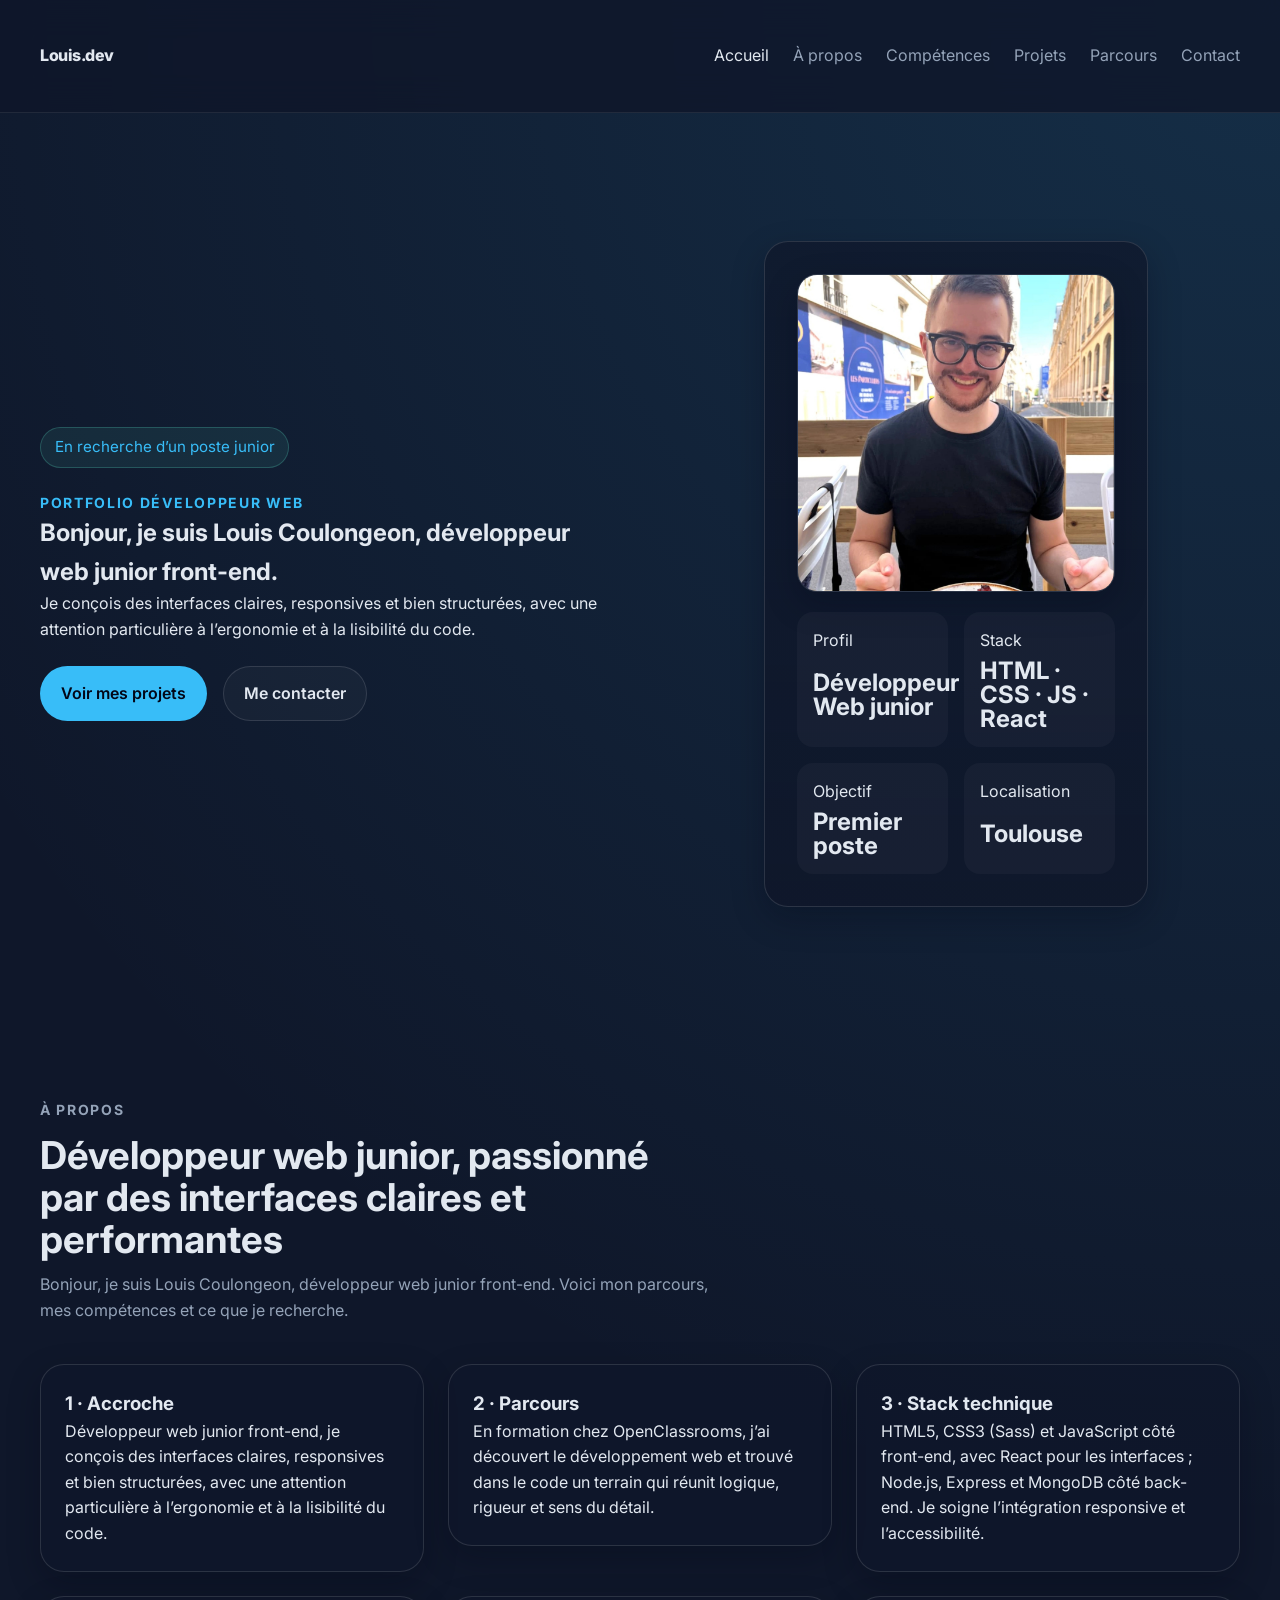
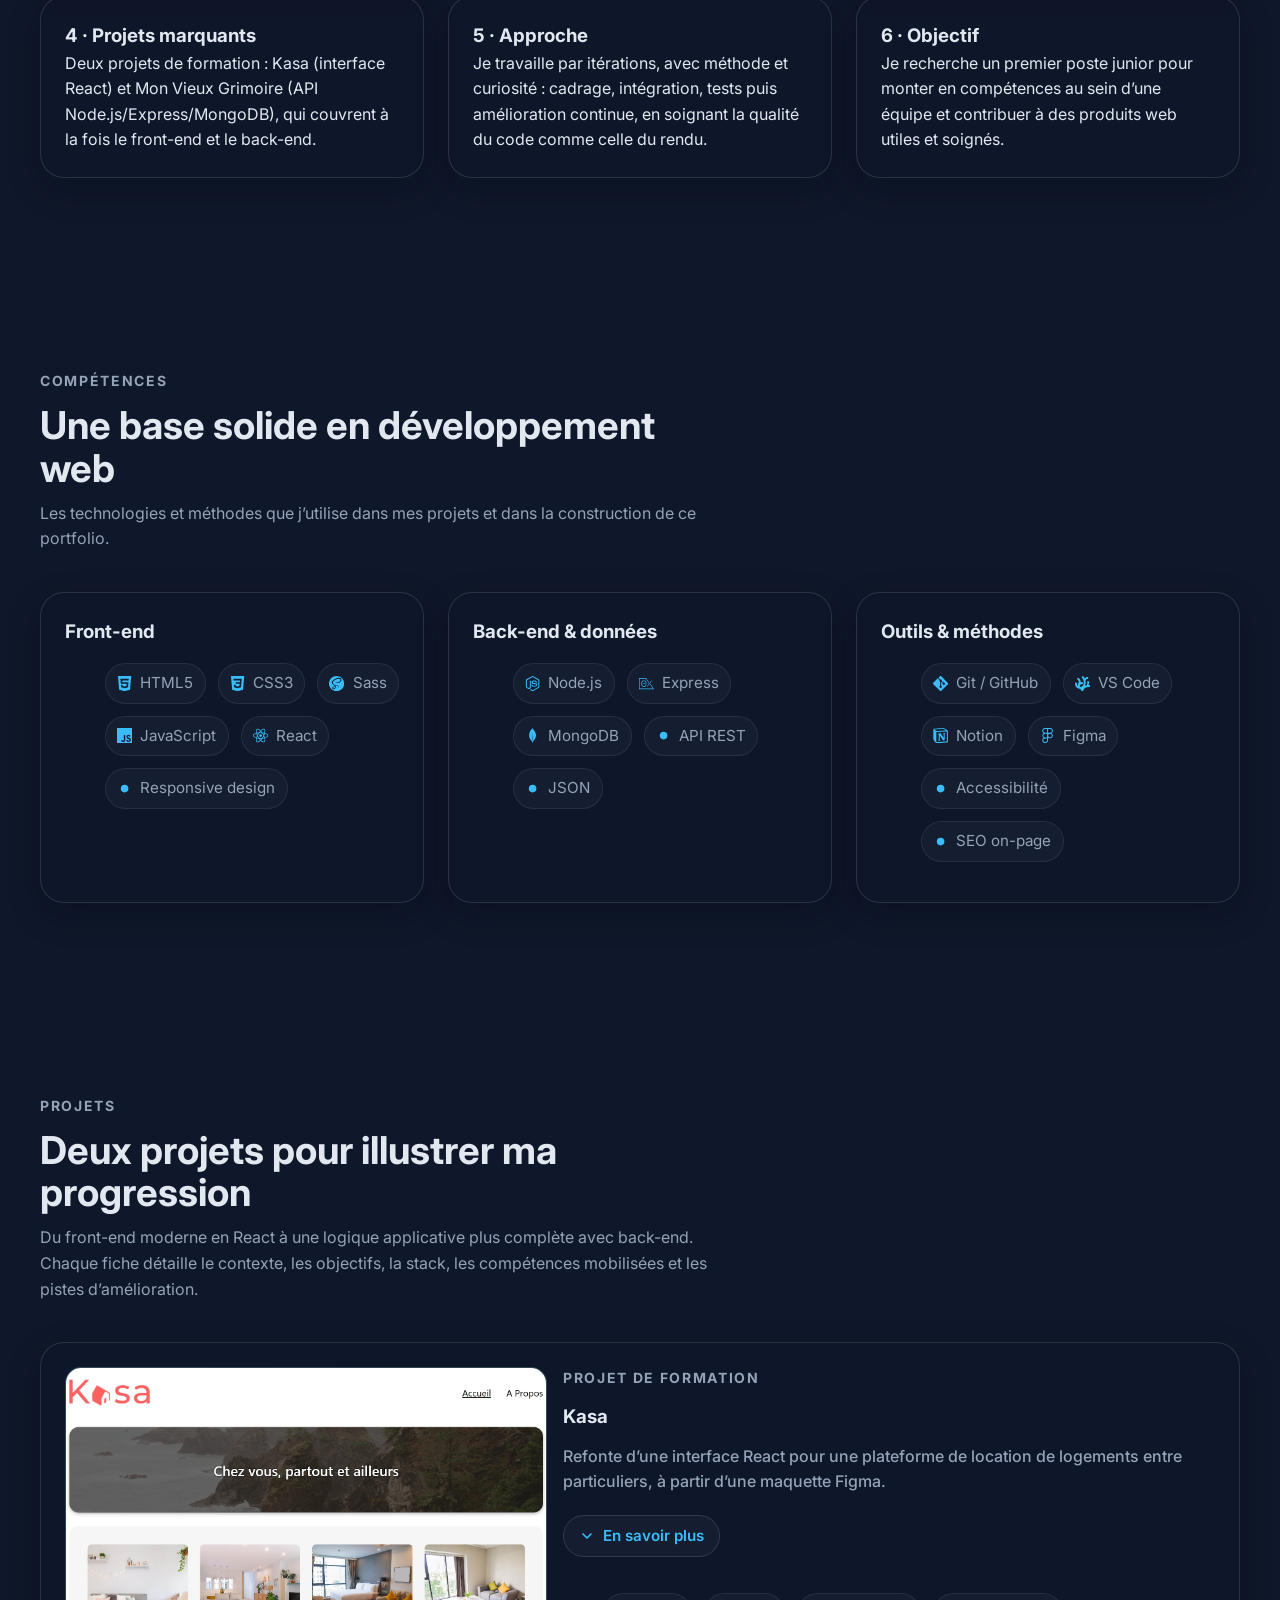
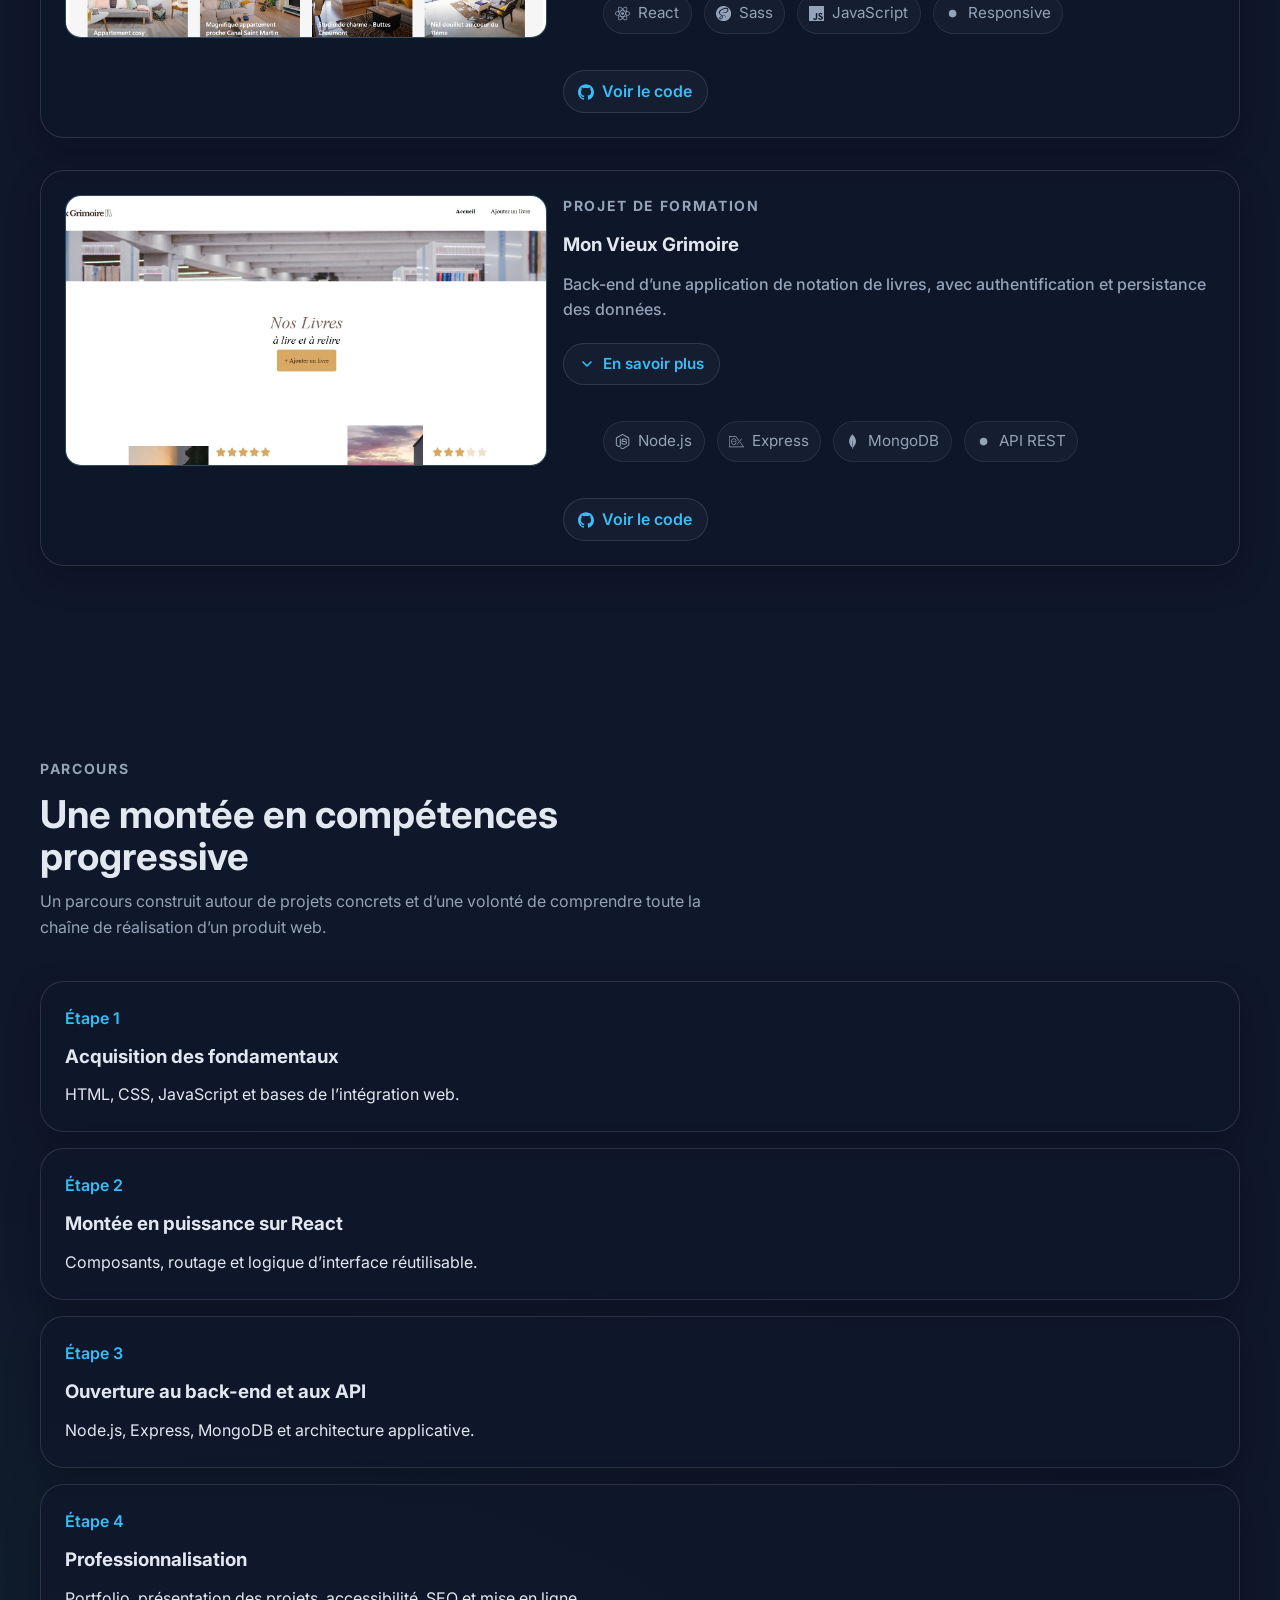
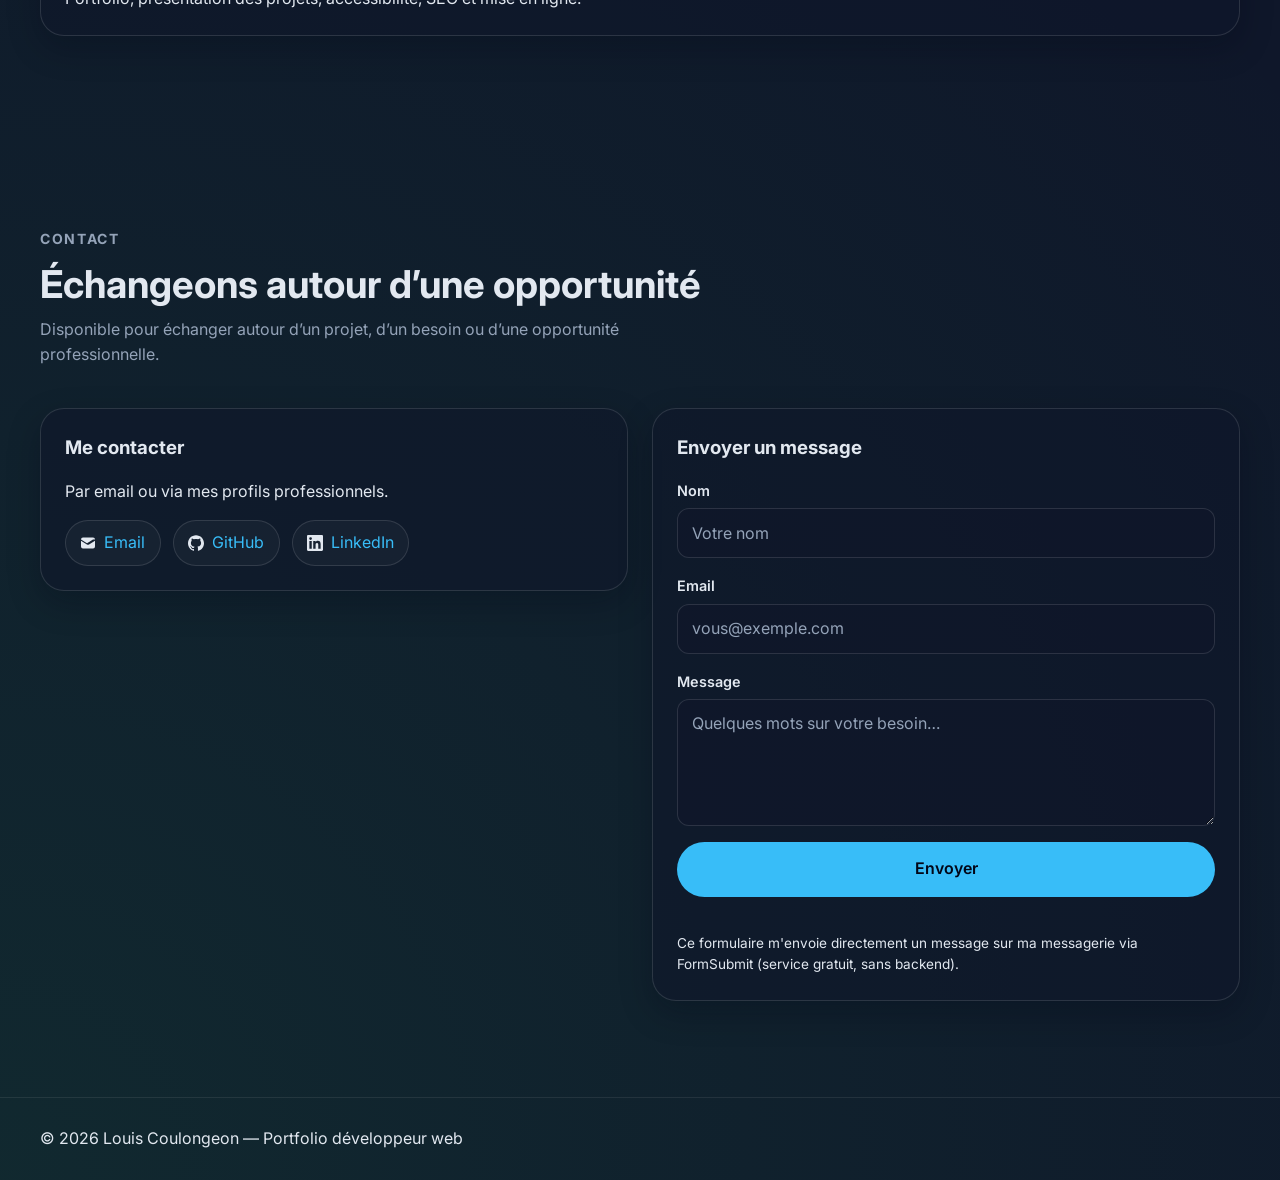
<file: index.html>
<!DOCTYPE html>
<html lang="fr">
  <head>
    <meta charset="UTF-8" />
    <meta name="viewport" content="width=device-width, initial-scale=1.0" />
    <title>Louis Coulongeon | Développeur Web junior</title>
    <meta
      name="description"
      content="Portfolio de Louis Coulongeon, développeur web junior front-end basé à Toulouse. Découvrez mes projets (React, Node.js), mes compétences et mon parcours."
    />
    <meta name="author" content="Louis Coulongeon" />
    <meta name="theme-color" content="#0f172a" />
    <meta name="keywords" content="développeur web junior, front-end, React, Node.js, Toulouse, portfolio, HTML, CSS, JavaScript" />

    <!-- Favicon -->
    <link rel="icon" type="image/svg+xml" href="./assets/favicon.svg" />

    <!-- Open Graph / partage LinkedIn -->
    <meta property="og:type" content="website" />
    <meta property="og:locale" content="fr_FR" />
    <meta property="og:title" content="Louis Coulongeon | Développeur Web junior" />
    <meta property="og:description" content="Portfolio de Louis Coulongeon, développeur web junior front-end à Toulouse. Projets React et Node.js, compétences et parcours." />
    <!-- TODO : remplacer par l'URL définitive une fois le site publié (GitHub Pages) -->
    <meta property="og:url" content="https://scoopote.github.io/portfolio/" />
    <meta property="og:image" content="https://scoopote.github.io/portfolio/assets/profile.jpg" />
    <meta name="twitter:card" content="summary_large_image" />

    <link rel="preconnect" href="https://fonts.googleapis.com" />
    <link rel="preconnect" href="https://fonts.gstatic.com" crossorigin />
    <link
      href="https://fonts.googleapis.com/css2?family=Inter:wght@400;500;600;700;800&display=swap"
      rel="stylesheet"
    />

    <link rel="stylesheet" href="./css/base.css" />
    <link rel="stylesheet" href="./css/layout.css" />
    <link rel="stylesheet" href="./css/components.css" />
    <link rel="stylesheet" href="./css/sections.css" />
    <link rel="stylesheet" href="./css/responsive.css" />
  </head>

  <body>
    <!--
      Bibliothèque d'icônes (logos) réutilisée dans toute la page.
      Logos : Simple Icons (MIT) + icônes maison pour le reste.
    -->
    <svg width="0" height="0" style="position:absolute" aria-hidden="true" focusable="false">
      <symbol id="icon-html5" viewBox="0 0 24 24"><path d="M1.5 0h21l-1.91 21.563L11.977 24l-8.564-2.438L1.5 0zm7.031 9.75l-.232-2.718 10.059.003.23-2.622L5.412 4.41l.698 8.01h9.126l-.326 3.426-2.91.804-2.955-.81-.188-2.11H6.248l.33 4.171L12 19.351l5.379-1.443.744-8.157H8.531z"/></symbol>
      <symbol id="icon-css3" viewBox="0 0 24 24"><path d="M1.5 0h21l-1.91 21.563L11.977 24l-8.565-2.438L1.5 0zm17.09 4.413L5.41 4.41l.213 2.622 10.125.002-.255 2.716h-6.64l.24 2.573h6.182l-.366 3.523-2.91.804-2.956-.81-.188-2.11h-2.61l.29 3.855L12 19.288l5.373-1.53L18.59 4.414z"/></symbol>
      <symbol id="icon-javascript" viewBox="0 0 24 24"><path d="M0 0h24v24H0V0zm22.034 18.276c-.175-1.095-.888-2.015-3.003-2.873-.736-.345-1.554-.585-1.797-1.14-.091-.33-.105-.51-.046-.705.15-.646.915-.84 1.515-.66.39.12.75.42.976.9 1.034-.676 1.034-.676 1.755-1.125-.27-.42-.404-.601-.586-.78-.63-.705-1.469-1.065-2.834-1.034l-.705.089c-.676.165-1.32.525-1.71 1.005-1.14 1.291-.811 3.541.569 4.471 1.365 1.02 3.361 1.244 3.616 2.205.24 1.17-.87 1.545-1.966 1.41-.811-.18-1.26-.586-1.755-1.336l-1.83 1.051c.21.48.45.689.81 1.109 1.74 1.756 6.09 1.666 6.871-1.004.029-.09.24-.705.074-1.65l.046.067zm-8.983-7.245h-2.248c0 1.938-.009 3.864-.009 5.805 0 1.232.063 2.363-.138 2.711-.33.689-1.18.601-1.566.48-.396-.196-.597-.466-.83-.855-.063-.105-.11-.196-.127-.196l-1.825 1.125c.305.63.75 1.172 1.324 1.517.855.51 2.004.675 3.207.405.783-.226 1.458-.691 1.811-1.411.51-.93.402-2.07.397-3.346.012-2.054 0-4.109 0-6.179l.004-.056z"/></symbol>
      <symbol id="icon-react" viewBox="0 0 24 24"><path d="M14.23 12.004a2.236 2.236 0 0 1-2.235 2.236 2.236 2.236 0 0 1-2.236-2.236 2.236 2.236 0 0 1 2.235-2.236 2.236 2.236 0 0 1 2.236 2.236zm2.648-10.69c-1.346 0-3.107.96-4.888 2.622-1.78-1.653-3.542-2.602-4.887-2.602-.41 0-.783.093-1.106.278-1.375.793-1.683 3.264-.973 6.365C1.98 8.917 0 10.42 0 12.004c0 1.59 1.99 3.097 5.043 4.03-.704 3.113-.39 5.588.988 6.38.32.187.69.275 1.102.275 1.345 0 3.107-.96 4.888-2.624 1.78 1.654 3.542 2.603 4.887 2.603.41 0 .783-.09 1.106-.275 1.374-.792 1.683-3.263.973-6.365C22.02 15.096 24 13.59 24 12.004c0-1.59-1.99-3.097-5.043-4.032.704-3.11.39-5.587-.988-6.38-.318-.184-.688-.277-1.092-.278zm-.005 1.09v.006c.225 0 .406.044.558.127.666.382.955 1.835.73 3.704-.054.46-.142.945-.25 1.44-.96-.236-2.006-.417-3.107-.534-.66-.905-1.345-1.727-2.035-2.447 1.592-1.48 3.087-2.292 4.105-2.295zm-9.77.02c1.012 0 2.514.808 4.11 2.28-.686.72-1.37 1.537-2.02 2.442-1.107.117-2.154.298-3.113.538-.112-.49-.195-.964-.254-1.42-.23-1.868.054-3.32.714-3.707.19-.09.4-.127.563-.132zm4.882 3.05c.455.468.91.992 1.36 1.564-.44-.02-.89-.034-1.345-.034-.46 0-.915.01-1.36.034.44-.572.895-1.096 1.345-1.565zM12 8.1c.74 0 1.477.034 2.202.093.406.582.802 1.203 1.183 1.86.372.64.71 1.29 1.018 1.946-.308.655-.646 1.31-1.013 1.95-.38.66-.773 1.288-1.18 1.87-.728.063-1.466.098-2.21.098-.74 0-1.477-.035-2.202-.093-.406-.582-.802-1.204-1.183-1.86-.372-.64-.71-1.29-1.018-1.946.303-.657.646-1.313 1.013-1.954.38-.66.773-1.286 1.18-1.868.728-.064 1.466-.098 2.21-.098zm-3.635.254c-.24.377-.48.763-.704 1.16-.225.39-.435.782-.635 1.174-.265-.656-.49-1.31-.676-1.947.64-.15 1.315-.283 2.015-.386zm7.26 0c.695.103 1.365.23 2.006.387-.18.632-.405 1.282-.66 1.933-.2-.39-.41-.783-.64-1.174-.225-.392-.465-.774-.705-1.146zm3.063.675c.484.15.944.317 1.375.498 1.732.74 2.852 1.708 2.852 2.476-.005.768-1.125 1.74-2.857 2.475-.42.18-.88.342-1.355.493-.28-.958-.646-1.956-1.1-2.98.45-1.017.81-2.01 1.085-2.964zm-13.395.004c.278.96.645 1.957 1.1 2.98-.45 1.017-.812 2.01-1.086 2.964-.484-.15-.944-.318-1.37-.5-1.732-.737-2.852-1.706-2.852-2.474 0-.768 1.12-1.742 2.852-2.476.42-.18.88-.342 1.356-.494zm11.678 4.28c.265.657.49 1.312.676 1.948-.64.157-1.316.29-2.016.39.24-.375.48-.762.705-1.158.225-.39.435-.788.636-1.18zm-9.945.02c.2.392.41.783.64 1.175.23.39.465.772.705 1.143-.695-.102-1.365-.23-2.006-.386.18-.63.406-1.282.66-1.933zM17.92 16.32c.112.493.2.968.254 1.423.23 1.868-.054 3.32-.714 3.708-.147.09-.338.128-.563.128-1.012 0-2.514-.807-4.11-2.28.686-.72 1.37-1.536 2.02-2.44 1.107-.118 2.154-.3 3.113-.54zm-11.83.01c.96.234 2.006.415 3.107.532.66.905 1.345 1.727 2.035 2.446-1.595 1.483-3.092 2.295-4.11 2.295-.22-.005-.406-.05-.553-.132-.666-.38-.955-1.834-.73-3.703.054-.46.142-.944.25-1.438zm4.56.64c.44.02.89.034 1.345.034.46 0 .915-.01 1.36-.034-.44.572-.895 1.095-1.345 1.565-.455-.47-.91-.993-1.36-1.565z"/></symbol>
      <symbol id="icon-sass" viewBox="0 0 24 24"><path d="M12 0c6.627 0 12 5.373 12 12s-5.373 12-12 12S0 18.627 0 12 5.373 0 12 0zM9.615 15.998c.175.645.156 1.248-.024 1.792l-.065.18c-.024.061-.052.12-.078.176-.14.29-.326.56-.555.81-.698.759-1.672 1.047-2.09.805-.45-.262-.226-1.335.584-2.19.871-.918 2.12-1.509 2.12-1.509v-.003l.108-.061zm9.911-10.861c-.542-2.133-4.077-2.834-7.422-1.645-1.989.707-4.144 1.818-5.693 3.267C4.568 8.48 4.275 9.98 4.396 10.607c.427 2.211 3.457 3.657 4.703 4.73v.006c-.367.18-3.056 1.529-3.686 2.925-.675 1.47.105 2.521.615 2.655 1.575.436 3.195-.36 4.065-1.649.84-1.261.766-2.881.404-3.676.496-.135 1.08-.195 1.83-.104 2.101.24 2.521 1.56 2.43 2.1-.09.539-.523.854-.674.944-.15.091-.195.12-.181.181.015.09.091.09.21.075.165-.03 1.096-.45 1.141-1.471.045-1.29-1.186-2.729-3.375-2.7-.9.016-1.471.091-1.875.256-.03-.045-.061-.075-.105-.105-1.35-1.455-3.855-2.475-3.75-4.41.03-.705.285-2.564 4.8-4.814 3.705-1.846 6.661-1.335 7.171-.21.733 1.604-1.576 4.59-5.431 5.024-1.47.165-2.235-.404-2.431-.615-.209-.225-.239-.24-.314-.194-.12.06-.045.255 0 .375.12.3.585.825 1.396 1.095.704.225 2.43.359 4.5-.45 2.324-.899 4.139-3.405 3.614-5.505l.073.067z"/></symbol>
      <symbol id="icon-node" viewBox="0 0 24 24"><path d="M11.998,24c-0.321,0-0.641-0.084-0.922-0.247l-2.936-1.737c-0.438-0.245-0.224-0.332-0.08-0.383 c0.585-0.203,0.703-0.25,1.328-0.604c0.065-0.037,0.151-0.023,0.218,0.017l2.256,1.339c0.082,0.045,0.197,0.045,0.272,0l8.795-5.076 c0.082-0.047,0.134-0.141,0.134-0.238V6.921c0-0.099-0.053-0.192-0.137-0.242l-8.791-5.072c-0.081-0.047-0.189-0.047-0.271,0 L3.075,6.68C2.99,6.729,2.936,6.825,2.936,6.921v10.15c0,0.097,0.054,0.189,0.139,0.235l2.409,1.392 c1.307,0.654,2.108-0.116,2.108-0.89V7.787c0-0.142,0.114-0.253,0.256-0.253h1.115c0.139,0,0.255,0.112,0.255,0.253v10.021 c0,1.745-0.95,2.745-2.604,2.745c-0.508,0-0.909,0-2.026-0.551L2.28,18.675c-0.57-0.329-0.922-0.945-0.922-1.604V6.921 c0-0.659,0.353-1.275,0.922-1.603l8.795-5.082c0.557-0.315,1.296-0.315,1.848,0l8.794,5.082c0.57,0.329,0.924,0.944,0.924,1.603 v10.15c0,0.659-0.354,1.273-0.924,1.604l-8.794,5.078C12.643,23.916,12.324,24,11.998,24z M19.099,13.993 c0-1.9-1.284-2.406-3.987-2.763c-2.731-0.361-3.009-0.548-3.009-1.187c0-0.528,0.235-1.233,2.258-1.233 c1.807,0,2.473,0.389,2.747,1.607c0.024,0.115,0.129,0.199,0.247,0.199h1.141c0.071,0,0.138-0.031,0.186-0.081 c0.048-0.054,0.074-0.123,0.067-0.196c-0.177-2.098-1.571-3.076-4.388-3.076c-2.508,0-4.004,1.058-4.004,2.833 c0,1.925,1.488,2.457,3.895,2.695c2.88,0.282,3.103,0.703,3.103,1.269c0,0.983-0.789,1.402-2.642,1.402 c-2.327,0-2.839-0.584-3.011-1.742c-0.02-0.124-0.126-0.215-0.253-0.215h-1.137c-0.141,0-0.254,0.112-0.254,0.253 c0,1.482,0.806,3.248,4.655,3.248C17.501,17.007,19.099,15.91,19.099,13.993z"/></symbol>
      <symbol id="icon-git" viewBox="0 0 24 24"><path d="M23.546 10.93L13.067.452a1.55 1.55 0 0 0-2.188 0L8.708 2.627l2.76 2.76a1.838 1.838 0 0 1 2.327 2.341l2.658 2.66a1.838 1.838 0 0 1 1.9 3.039 1.837 1.837 0 0 1-2.6 0 1.846 1.846 0 0 1-.404-1.996L12.96 8.853v6.525c.176.086.342.203.488.348a1.848 1.848 0 0 1 0 2.6 1.844 1.844 0 0 1-2.609 0 1.834 1.834 0 0 1 0-2.598c.152-.153.33-.274.522-.354V8.79a1.846 1.846 0 0 1-.997-2.417L7.58 3.667.454 10.805a1.55 1.55 0 0 0 0 2.187l10.48 10.478a1.55 1.55 0 0 0 2.187 0l10.425-10.43a1.55 1.55 0 0 0 0-2.187"/></symbol>
      <symbol id="icon-express" viewBox="0 0 24 24"><path d="M12.262 16.666h1.146l6.975-9.325H19.22zm9.778 1.441v.004l-4.334-5.706-.557.74 4.873 6.682H.945V4.173h9.505l5.026 6.7.574-.772-4.374-5.928h.003l-.719-.945H0v17.544h24zM10.917 8.705a3.8 3.8 0 0 0-1.292-1.183q-.796-.45-1.916-.45c-.746 0-1.37.14-1.906.424a3.76 3.76 0 0 0-1.31 1.12 4.9 4.9 0 0 0-.75 1.581 7.17 7.17 0 0 0 0 3.696c.148.567.402 1.101.75 1.573a3.5 3.5 0 0 0 1.31 1.066q.803.39 1.906.389 1.77 0 2.739-.868.966-.867 1.328-2.457h-1.139q-.271 1.084-.977 1.734-.704.651-1.952.65-.812 0-1.392-.342a3.1 3.1 0 0 1-.957-.869 3.5 3.5 0 0 1-.551-1.182 5 5 0 0 1-.17-1.133 9 9 0 0 0-.015-.286 4.5 4.5 0 0 1 .015-.829c.047-.418.147-.83.296-1.223A3.7 3.7 0 0 1 5.54 9.05a2.9 2.9 0 0 1 .922-.742q.541-.28 1.246-.28c.47 0 .869.093 1.23.28q.541.281.922.742.379.461.587 1.057t.225 1.246H5.625l.004.957h6.182a7.3 7.3 0 0 0-.18-1.924 4.9 4.9 0 0 0-.715-1.68z"/></symbol>
      <symbol id="icon-mongodb" viewBox="0 0 24 24"><path d="M17.193 9.555c-1.264-5.58-4.252-7.414-4.573-8.115-.28-.394-.53-.954-.735-1.44-.036.495-.055.685-.523 1.184-.723.566-4.438 3.682-4.74 10.02-.282 5.912 4.27 9.435 4.888 9.884l.07.05A73.49 73.49 0 0111.91 24h.481c.114-1.032.284-2.056.51-3.07.417-.296.604-.463.85-.693a11.342 11.342 0 003.639-8.464c.01-.814-.103-1.662-.197-2.218zm-5.336 8.195s0-8.291.275-8.29c.213 0 .49 10.695.49 10.695-.381-.045-.765-1.76-.765-2.405z"/></symbol>
      <symbol id="icon-vscode" viewBox="0 0 24 24"><path d="M11.583.54a1.467 1.467 0 0 0-.441 2.032c2.426 3.758 2.999 6.592 2.75 9.075-1.004 4.756-3.187 5.721-5.094 5.721-1.863 0-1.364-3.065.036-3.962.836-.522 1.906-.861 2.728-.861.814 0 1.474-.658 1.474-1.47 0-.812-.66-1.47-1.474-1.47-.96 0-1.901.202-2.78.545.18-.847.246-1.762.014-2.735-.352-1.477-1.367-2.889-3.128-4.257a1.476 1.476 0 0 0-2.069.256c-.5.64-.384 1.564.259 2.063 1.435 1.114 1.908 1.939 2.07 2.618.162.679.032 1.407-.293 2.408-.416 1.349-.9 2.553-1.11 3.708-.105.568-.114 1.187-.14 1.68-1.034-1.006-1.438-2.336-1.438-4.279 0-.811-.66-1.47-1.474-1.47-.814.001-1.473.659-1.473 1.47 0 2.654.776 5.179 2.855 6.863 1.883 1.793 6.67 1.13 6.67 4.01 0 .812 1.19 1.208 2.004 1.208.834 0 1.885-.558 1.885-1.208 0-3.267 3.443-5.253 9.11-5.244A1.472 1.472 0 0 0 24 15.773 1.472 1.472 0 0 0 22.53 14.3c-.388 0-.765.013-1.138.035.634-1.49.915-3.13.857-4.903a1.473 1.473 0 0 0-1.522-1.42 1.472 1.472 0 0 0-1.425 1.517c.076 2.32-.01 4.393-1.74 5.485-.49.31-1.062.58-1.604.58.42-1.145.738-2.353.869-3.655.083-.83.091-1.818-.003-2.585-.148-1.188-.325-2.535.126-3.55.405-.874 1.313-1.24 2.645-1.24.814 0 1.473-.659 1.473-1.47 0-.811-.659-1.47-1.473-1.47-1.98 0-3.481 1.042-4.332 2.3-.445-.95-.987-1.929-1.642-2.943a1.474 1.474 0 0 0-2.037-.44z"/></symbol>
      <symbol id="icon-notion" viewBox="0 0 24 24"><path d="M4.459 4.208c.746.606 1.026.56 2.428.466l13.215-.793c.28 0 .047-.28-.046-.326L17.86 1.968c-.42-.326-.981-.7-2.055-.607L3.01 2.295c-.466.046-.56.28-.374.466zm.793 3.08v13.904c0 .747.373 1.027 1.214.98l14.523-.84c.841-.046.935-.56.935-1.167V6.354c0-.606-.233-.933-.748-.887l-15.177.887c-.56.047-.747.327-.747.933zm14.337.745c.093.42 0 .84-.42.888l-.7.14v10.264c-.608.327-1.168.514-1.635.514-.748 0-.935-.234-1.495-.933l-4.577-7.186v6.952L12.21 19s0 .84-1.168.84l-3.222.186c-.093-.186 0-.653.327-.746l.84-.233V9.854L7.822 9.76c-.094-.42.14-1.026.793-1.073l3.456-.233 4.764 7.279v-6.44l-1.215-.139c-.093-.514.28-.887.747-.933zM1.936 1.035l13.31-.98c1.634-.14 2.055-.047 3.082.7l4.249 2.986c.7.513.934.653.934 1.213v16.378c0 1.026-.373 1.634-1.68 1.726l-15.458.934c-.98.047-1.448-.093-1.962-.747l-3.129-4.06c-.56-.747-.793-1.306-.793-1.96V2.667c0-.839.374-1.54 1.447-1.632z"/></symbol>
      <symbol id="icon-figma" viewBox="0 0 24 24"><path d="M15.852 8.981h-4.588V0h4.588c2.476 0 4.49 2.014 4.49 4.49s-2.014 4.491-4.49 4.491zM12.735 7.51h3.117c1.665 0 3.019-1.355 3.019-3.019s-1.355-3.019-3.019-3.019h-3.117V7.51zm0 1.471H8.148c-2.476 0-4.49-2.014-4.49-4.49S5.672 0 8.148 0h4.588v8.981zm-4.587-7.51c-1.665 0-3.019 1.355-3.019 3.019s1.354 3.02 3.019 3.02h3.117V1.471H8.148zm4.587 15.019H8.148c-2.476 0-4.49-2.014-4.49-4.49s2.014-4.49 4.49-4.49h4.588v8.98zM8.148 8.981c-1.665 0-3.019 1.355-3.019 3.019s1.355 3.019 3.019 3.019h3.117V8.981H8.148zM8.172 24c-2.489 0-4.515-2.014-4.515-4.49s2.014-4.49 4.49-4.49h4.588v4.441c0 2.503-2.047 4.539-4.563 4.539zm-.024-7.51a3.023 3.023 0 0 0-3.019 3.019c0 1.665 1.365 3.019 3.044 3.019 1.705 0 3.093-1.376 3.093-3.068v-2.97H8.148zm7.704 0h-.098c-2.476 0-4.49-2.014-4.49-4.49s2.014-4.49 4.49-4.49h.098c2.476 0 4.49 2.014 4.49 4.49s-2.014 4.49-4.49 4.49zm-.097-7.509c-1.665 0-3.019 1.355-3.019 3.019s1.355 3.019 3.019 3.019h.098c1.665 0 3.019-1.355 3.019-3.019s-1.355-3.019-3.019-3.019h-.098z"/></symbol>
      <symbol id="icon-github" viewBox="0 0 24 24"><path d="M12 .297c-6.63 0-12 5.373-12 12 0 5.303 3.438 9.8 8.205 11.385.6.113.82-.258.82-.577 0-.285-.01-1.04-.015-2.04-3.338.724-4.042-1.61-4.042-1.61C4.422 18.07 3.633 17.7 3.633 17.7c-1.087-.744.084-.729.084-.729 1.205.084 1.838 1.236 1.838 1.236 1.07 1.835 2.809 1.305 3.495.998.108-.776.417-1.305.76-1.605-2.665-.3-5.466-1.332-5.466-5.93 0-1.31.465-2.38 1.235-3.22-.135-.303-.54-1.523.105-3.176 0 0 1.005-.322 3.3 1.23.96-.267 1.98-.399 3-.405 1.02.006 2.04.138 3 .405 2.28-1.552 3.285-1.23 3.285-1.23.645 1.653.24 2.873.12 3.176.765.84 1.23 1.91 1.23 3.22 0 4.61-2.805 5.625-5.475 5.92.42.36.81 1.096.81 2.22 0 1.606-.015 2.896-.015 3.286 0 .315.21.69.825.57C20.565 22.092 24 17.592 24 12.297c0-6.627-5.373-12-12-12"/></symbol>
      <symbol id="icon-linkedin" viewBox="0 0 24 24"><path d="M20.447 20.452h-3.554v-5.569c0-1.328-.027-3.037-1.852-3.037-1.853 0-2.136 1.445-2.136 2.939v5.667H9.351V9h3.414v1.561h.046c.477-.9 1.637-1.85 3.37-1.85 3.601 0 4.267 2.37 4.267 5.455v6.286zM5.337 7.433a2.062 2.062 0 01-2.063-2.065 2.064 2.064 0 112.063 2.065zm1.782 13.019H3.555V9h3.564v11.452zM22.225 0H1.771C.792 0 0 .774 0 1.729v20.542C0 23.227.792 24 1.771 24h20.451C23.2 24 24 23.227 24 22.271V1.729C24 .774 23.2 0 22.225 0z"/></symbol>
      <symbol id="icon-mail" viewBox="0 0 24 24"><path d="M1.5 8.67v8.58a3 3 0 003 3h15a3 3 0 003-3V8.67l-8.928 5.493a3 3 0 01-3.144 0L1.5 8.67z"/><path d="M22.5 6.908V6.75a3 3 0 00-3-3h-15a3 3 0 00-3 3v.158l9 5.545 9-5.545z"/></symbol>
      <symbol id="icon-dot" viewBox="0 0 24 24"><circle cx="12" cy="12" r="6"/></symbol>
      <symbol id="icon-chevron" viewBox="0 0 24 24"><path d="M6 9l6 6 6-6" fill="none" stroke="currentColor" stroke-width="2.5" stroke-linecap="round" stroke-linejoin="round"/></symbol>
    </svg>

    <a class="skip-link" href="#main-content">Aller au contenu</a>

    <header class="site-header">
      <div class="container site-header-inner">
        <a class="site-logo" href="#home" aria-label="Retour à l'accueil">
          Louis.dev
        </a>

        <button
          class="nav-toggle"
          type="button"
          aria-label="Ouvrir le menu"
          aria-controls="site-navigation"
          aria-expanded="false"
        >
          Menu
        </button>

        <nav
          class="site-nav"
          id="site-navigation"
          aria-label="Navigation principale"
        >
          <ul>
            <li><a href="#home" class="is-active">Accueil</a></li>
            <li><a href="#about">À propos</a></li>
            <li><a href="#skills">Compétences</a></li>
            <li><a href="#projects">Projets</a></li>
            <li><a href="#journey">Parcours</a></li>
            <li><a href="#contact">Contact</a></li>
          </ul>
        </nav>
      </div>
    </header>

    <main id="main-content">
      <section class="hero section" id="home">
        <div class="container hero-inner">
          <div class="hero-copy">
            <span class="hero-badge">En recherche d’un poste junior</span>

            <div class="stack">
              <p class="eyebrow">Portfolio développeur web</p>
              <h1>
                Bonjour, je suis Louis Coulongeon, développeur web junior
                front-end.
              </h1>
              <p class="muted">
                Je conçois des interfaces claires, responsives et bien
                structurées, avec une attention particulière à l’ergonomie et à
                la lisibilité du code.
              </p>
            </div>

            <div class="hero-actions">
              <a class="button button-primary" href="#projects">Voir mes projets</a>
              <a class="button button-secondary" href="#contact">Me contacter</a>
            </div>
          </div>

          <div class="hero-visual">
            <div class="hero-card">
              <div class="hero-photo">
                <img src="./assets/profile.jpg" alt="Photo de Louis Coulongeon" />
              </div>
              <div class="hero-card-grid">
                <div class="hero-metric">
                  <span class="muted">Profil</span>
                  <strong>Développeur Web junior</strong>
                </div>

                <div class="hero-metric">
                  <span class="muted">Stack</span>
                  <strong>HTML · CSS · JS · React</strong>
                </div>

                <div class="hero-metric">
                  <span class="muted">Objectif</span>
                  <strong>Premier poste</strong>
                </div>

                <div class="hero-metric">
                  <span class="muted">Localisation</span>
                  <strong>Toulouse</strong>
                </div>
              </div>
            </div>
          </div>
        </div>
      </section>

      <section class="section" id="about">
        <div class="container">
          <div class="section-heading">
            <p class="eyebrow">À propos</p>
            <h2>Développeur web junior, passionné par des interfaces claires et performantes</h2>
            <p>
              Bonjour, je suis Louis Coulongeon, développeur web junior front-end.
              Voici mon parcours, mes compétences et ce que je recherche.
            </p>
          </div>

          <div class="about-grid">
            <article class="about-card">
              <h3>1 · Accroche</h3>
              <p class="muted">
                Développeur web junior front-end, je conçois des interfaces claires,
                responsives et bien structurées, avec une attention particulière à
                l’ergonomie et à la lisibilité du code.
              </p>
            </article>

            <article class="about-card">
              <h3>2 · Parcours</h3>
              <p class="muted">
                En formation chez OpenClassrooms, j’ai découvert le développement web
                et trouvé dans le code un terrain qui réunit logique, rigueur et sens
                du détail.
              </p>
            </article>

            <article class="about-card">
              <h3>3 · Stack technique</h3>
              <p class="muted">
                HTML5, CSS3 (Sass) et JavaScript côté front-end, avec React pour les
                interfaces ; Node.js, Express et MongoDB côté back-end. Je soigne
                l’intégration responsive et l’accessibilité.
              </p>
            </article>

            <article class="about-card">
              <h3>4 · Projets marquants</h3>
              <p class="muted">
                Deux projets de formation : Kasa (interface React) et Mon Vieux Grimoire
                (API Node.js/Express/MongoDB), qui couvrent à la fois le front-end et le
                back-end.
              </p>
            </article>

            <article class="about-card">
              <h3>5 · Approche</h3>
              <p class="muted">
                Je travaille par itérations, avec méthode et curiosité : cadrage,
                intégration, tests puis amélioration continue, en soignant la qualité du
                code comme celle du rendu.
              </p>
            </article>

            <article class="about-card">
              <h3>6 · Objectif</h3>
              <p class="muted">
                Je recherche un premier poste junior pour monter en compétences au sein
                d’une équipe et contribuer à des produits web utiles et soignés.
              </p>
            </article>
          </div>
        </div>
      </section>

      <section class="section" id="skills">
        <div class="container">
          <div class="section-heading">
            <p class="eyebrow">Compétences</p>
            <h2>Une base solide en développement web</h2>
            <p>
              Les technologies et méthodes que j’utilise dans mes projets et
              dans la construction de ce portfolio.
            </p>
          </div>

          <div class="skills-grid">
            <article class="skill-category">
              <h3>Front-end</h3>
              <ul>
                <li><svg class="icon"><use href="#icon-html5"></use></svg> HTML5</li>
                <li><svg class="icon"><use href="#icon-css3"></use></svg> CSS3</li>
                <li><svg class="icon"><use href="#icon-sass"></use></svg> Sass</li>
                <li><svg class="icon"><use href="#icon-javascript"></use></svg> JavaScript</li>
                <li><svg class="icon"><use href="#icon-react"></use></svg> React</li>
                <li><svg class="icon"><use href="#icon-dot"></use></svg> Responsive design</li>
              </ul>
            </article>

            <article class="skill-category">
              <h3>Back-end & données</h3>
              <ul>
                <li><svg class="icon"><use href="#icon-node"></use></svg> Node.js</li>
                <li><svg class="icon"><use href="#icon-express"></use></svg> Express</li>
                <li><svg class="icon"><use href="#icon-mongodb"></use></svg> MongoDB</li>
                <li><svg class="icon"><use href="#icon-dot"></use></svg> API REST</li>
                <li><svg class="icon"><use href="#icon-dot"></use></svg> JSON</li>
              </ul>
            </article>

            <article class="skill-category">
              <h3>Outils & méthodes</h3>
              <ul>
                <li><svg class="icon"><use href="#icon-git"></use></svg> Git / GitHub</li>
                <li><svg class="icon"><use href="#icon-vscode"></use></svg> VS Code</li>
                <li><svg class="icon"><use href="#icon-notion"></use></svg> Notion</li>
                <li><svg class="icon"><use href="#icon-figma"></use></svg> Figma</li>
                <li><svg class="icon"><use href="#icon-dot"></use></svg> Accessibilité</li>
                <li><svg class="icon"><use href="#icon-dot"></use></svg> SEO on-page</li>
              </ul>
            </article>
          </div>
        </div>
      </section>

      <section class="section projects-section" id="projects">
        <div class="container">
          <div class="section-heading">
            <p class="eyebrow">Projets</p>
            <h2>Deux projets pour illustrer ma progression</h2>
            <p>
              Du front-end moderne en React à une logique applicative plus
              complète avec back-end. Chaque fiche détaille le contexte, les
              objectifs, la stack, les compétences mobilisées et les pistes
              d’amélioration.
            </p>
          </div>

          <div class="projects-grid">
            <article class="project-card">
              <div class="project-media">
                <img src="./assets/projects/kasa.jpg" alt="Aperçu du projet Kasa" />
              </div>

              <div class="project-body">
                <header>
                  <p class="eyebrow">Projet de formation</p>
                  <h3>Kasa</h3>
                  <p class="project-intro">
                    Refonte d’une interface React pour une plateforme de location
                    de logements entre particuliers, à partir d’une maquette Figma.
                  </p>
                </header>

                <details class="project-details-wrapper">
                  <summary class="project-details-toggle">
                    <svg class="icon toggle-icon" aria-hidden="true"><use href="#icon-chevron"></use></svg>
                    <span class="toggle-closed">En savoir plus</span>
                    <span class="toggle-open">Réduire les détails</span>
                  </summary>
                  <dl class="project-details">
                  <div>
                    <dt>Contexte</dt>
                    <dd>
                      Projet de formation visant à reconstruire l’interface d’un
                      site de location, en partant d’une maquette et de données
                      simulées.
                    </dd>
                  </div>
                  <div>
                    <dt>Objectifs</dt>
                    <dd>
                      Proposer une navigation fluide, implémenter le routage entre
                      les pages et garantir un rendu responsive sur tous les écrans.
                    </dd>
                  </div>
                  <div>
                    <dt>Stack technique</dt>
                    <dd>React, React Router, Sass, JavaScript ES6+.</dd>
                  </div>
                  <div>
                    <dt>Compétences développées</dt>
                    <dd>
                      Découpage en composants réutilisables, gestion des props,
                      structuration d’un projet front-end et animations CSS.
                    </dd>
                  </div>
                  <div>
                    <dt>Résultats et impact</dt>
                    <dd>
                      Interface entièrement responsive, navigation cohérente entre
                      les pages et code organisé et maintenable.
                    </dd>
                  </div>
                  <div>
                    <dt>Perspectives d’amélioration</dt>
                    <dd>
                      Brancher un back-end réel, ajouter la gestion d’utilisateurs
                      et un système de recherche avancée.
                    </dd>
                  </div>
                </dl>
                </details>

                <ul class="project-stack">
                  <li><svg class="icon"><use href="#icon-react"></use></svg> React</li>
                  <li><svg class="icon"><use href="#icon-sass"></use></svg> Sass</li>
                  <li><svg class="icon"><use href="#icon-javascript"></use></svg> JavaScript</li>
                  <li><svg class="icon"><use href="#icon-dot"></use></svg> Responsive</li>
                </ul>

                <div class="project-links">
                  <a
                    class="project-link"
                    href="https://github.com/Scoopote/Project-kasa"
                    target="_blank"
                    rel="noopener noreferrer"
                  >
                    <svg class="icon"><use href="#icon-github"></use></svg>
                    Voir le code
                  </a>
                </div>
              </div>
            </article>

            <article class="project-card">
              <div class="project-media">
                <img src="./assets/projects/mvg.jpg" alt="Aperçu du projet Mon Vieux Grimoire" />
              </div>

              <div class="project-body">
                <header>
                  <p class="eyebrow">Projet de formation</p>
                  <h3>Mon Vieux Grimoire</h3>
                  <p class="project-intro">
                    Back-end d’une application de notation de livres, avec
                    authentification et persistance des données.
                  </p>
                </header>

                <details class="project-details-wrapper">
                  <summary class="project-details-toggle">
                    <svg class="icon toggle-icon" aria-hidden="true"><use href="#icon-chevron"></use></svg>
                    <span class="toggle-closed">En savoir plus</span>
                    <span class="toggle-open">Réduire les détails</span>
                  </summary>
                  <dl class="project-details">
                  <div>
                    <dt>Contexte</dt>
                    <dd>
                      Projet de formation consistant à développer l’API d’une
                      application où les utilisateurs publient et notent des
                      ouvrages.
                    </dd>
                  </div>
                  <div>
                    <dt>Objectifs</dt>
                    <dd>
                      Concevoir une API REST sécurisée, gérer l’authentification,
                      le stockage des images et la persistance des données.
                    </dd>
                  </div>
                  <div>
                    <dt>Stack technique</dt>
                    <dd>Node.js, Express, MongoDB, JWT, gestion de fichiers images.</dd>
                  </div>
                  <div>
                    <dt>Compétences développées</dt>
                    <dd>
                      Architecture d’une API REST, middleware et sécurité, modélisation
                      des données et opérations CRUD.
                    </dd>
                  </div>
                  <div>
                    <dt>Résultats et impact</dt>
                    <dd>
                      API fonctionnelle et sécurisée, endpoints clairs et données
                      persistées dans une base MongoDB.
                    </dd>
                  </div>
                  <div>
                    <dt>Perspectives d’amélioration</dt>
                    <dd>
                      Ajouter des tests, une documentation OpenAPI et un front-end
                      dédié pour consommer l’API.
                    </dd>
                  </div>
                </dl>
                </details>

                <ul class="project-stack">
                  <li><svg class="icon"><use href="#icon-node"></use></svg> Node.js</li>
                  <li><svg class="icon"><use href="#icon-express"></use></svg> Express</li>
                  <li><svg class="icon"><use href="#icon-mongodb"></use></svg> MongoDB</li>
                  <li><svg class="icon"><use href="#icon-dot"></use></svg> API REST</li>
                </ul>

                <div class="project-links">
                  <a
                    class="project-link"
                    href="https://github.com/Scoopote/Project-MVG"
                    target="_blank"
                    rel="noopener noreferrer"
                  >
                    <svg class="icon"><use href="#icon-github"></use></svg>
                    Voir le code
                  </a>
                </div>
              </div>
            </article>
          </div>
        </div>
      </section>

      <section class="section" id="journey">
        <div class="container">
          <div class="section-heading">
            <p class="eyebrow">Parcours</p>
            <h2>Une montée en compétences progressive</h2>
            <p>
              Un parcours construit autour de projets concrets et d’une
              volonté de comprendre toute la chaîne de réalisation d’un produit
              web.
            </p>
          </div>

          <div class="timeline">
            <article class="timeline-item">
              <span>Étape 1</span>
              <h3>Acquisition des fondamentaux</h3>
              <p class="muted">
                HTML, CSS, JavaScript et bases de l’intégration web.
              </p>
            </article>

            <article class="timeline-item">
              <span>Étape 2</span>
              <h3>Montée en puissance sur React</h3>
              <p class="muted">
                Composants, routage et logique d’interface réutilisable.
              </p>
            </article>

            <article class="timeline-item">
              <span>Étape 3</span>
              <h3>Ouverture au back-end et aux API</h3>
              <p class="muted">
                Node.js, Express, MongoDB et architecture applicative.
              </p>
            </article>

            <article class="timeline-item">
              <span>Étape 4</span>
              <h3>Professionnalisation</h3>
              <p class="muted">
                Portfolio, présentation des projets, accessibilité, SEO et mise
                en ligne.
              </p>
            </article>
          </div>
        </div>
      </section>

      <section class="section" id="contact">
        <div class="container">
          <div class="section-heading">
            <p class="eyebrow">Contact</p>
            <h2>Échangeons autour d’une opportunité</h2>
            <p>
              Disponible pour échanger autour d’un projet, d’un besoin ou d’une
              opportunité professionnelle.
            </p>
          </div>

          <div class="contact-grid">
            <article class="contact-card">
              <h3>Me contacter</h3>
              <p class="muted">
                Par email ou via mes profils professionnels.
              </p>

              <div class="contact-list">
                <a class="social-link" href="mailto:Louis.Coulongeon2106@gmail.com">
                  <svg class="icon"><use href="#icon-mail"></use></svg>
                  Email
                </a>
                <a class="social-link" href="https://github.com/Scoopote" target="_blank" rel="noopener noreferrer">
                  <svg class="icon"><use href="#icon-github"></use></svg>
                  GitHub
                </a>
                <a class="social-link" href="https://www.linkedin.com/in/louis-coulongeon-2b570325b/" target="_blank" rel="noopener noreferrer">
                  <svg class="icon"><use href="#icon-linkedin"></use></svg>
                  LinkedIn
                </a>
              </div>
            </article>

            <article class="contact-card">
              <h3>Envoyer un message</h3>
              <form class="contact-form" id="contact-form"
                    action="https://formsubmit.co/Louis.Coulongeon2106@gmail.com"
                    method="POST" novalidate>
                <input type="hidden" name="_subject" id="form-subject" value="Nouveau message — Portfolio" />
                <input type="hidden" name="_template" value="table" />
                <input type="hidden" name="_captcha" value="false" />
                <input type="hidden" name="_next" value="https://scoopote.github.io/portfolio/merci.html" />
                <div class="field">
                  <label for="name">Nom</label>
                  <input type="text" id="name" name="name" placeholder="Votre nom" required />
                </div>

                <div class="field">
                  <label for="email">Email</label>
                  <input type="email" id="email" name="email" placeholder="vous@exemple.com" required />
                </div>

                <div class="field">
                  <label for="message">Message</label>
                  <textarea id="message" name="message" rows="4" placeholder="Quelques mots sur votre besoin…" required></textarea>
                </div>

                <!-- Champ anti-spam (honeypot) : à laisser vide -->
                <input type="text" name="_honey" class="honeypot" tabindex="-1" autocomplete="off" />

                <button class="button button-primary" id="form-submit" type="submit">Envoyer</button>
                <p class="form-note" id="form-note" role="status" aria-live="polite"></p>
              </form>
              <p class="muted form-help">
                Ce formulaire m'envoie directement un message sur ma messagerie via FormSubmit (service gratuit, sans backend).
              </p>
            </article>
          </div>
        </div>
      </section>
    </main>

    <footer class="site-footer">
      <div class="container">
        <p>© 2026 Louis Coulongeon — Portfolio développeur web</p>
      </div>
    </footer>

    <script src="./js/main.js"></script>
  </body>
</html>
</file>
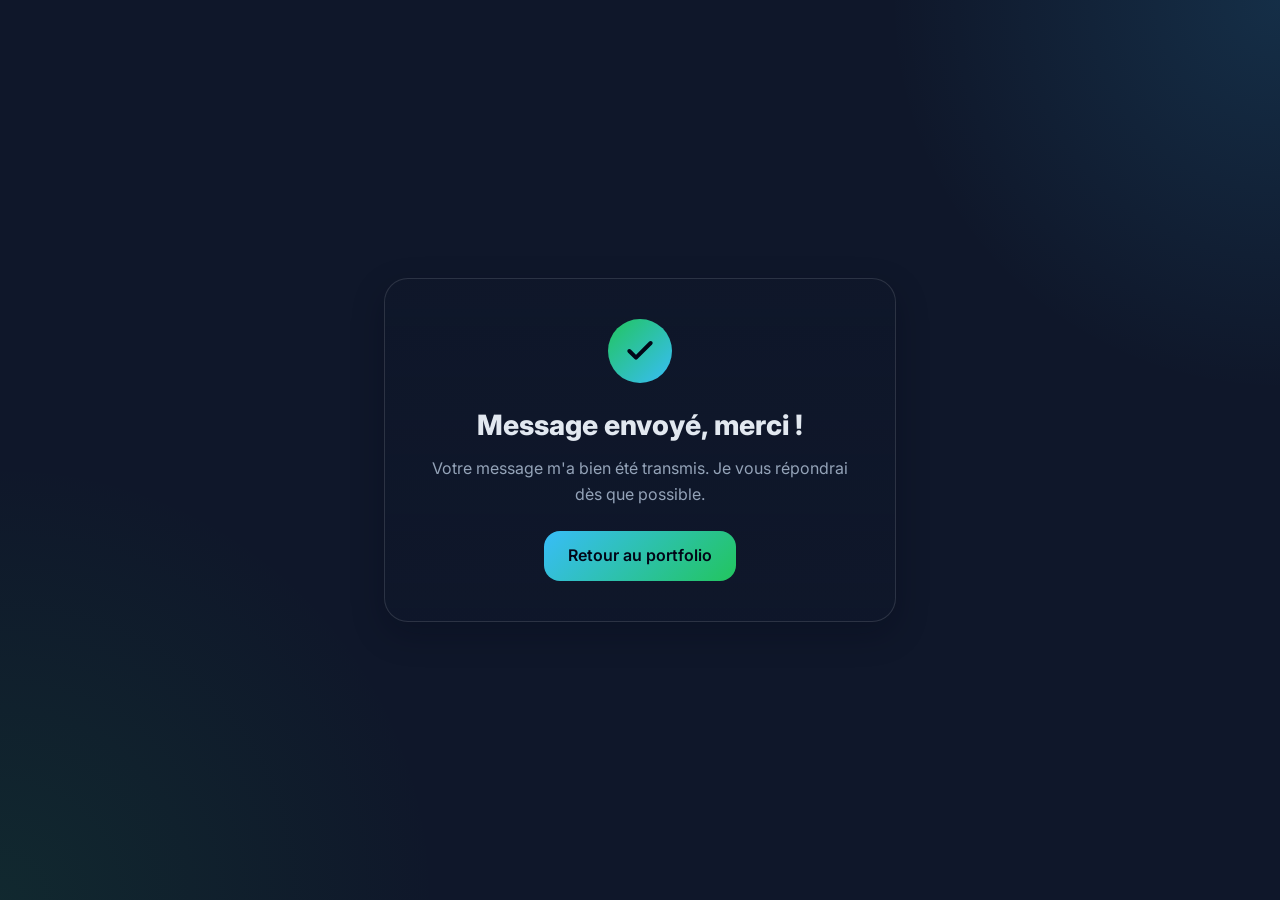
<file: merci.html>
<!DOCTYPE html>
<html lang="fr">
<head>
  <meta charset="UTF-8" />
  <meta name="viewport" content="width=device-width, initial-scale=1.0" />
  <meta name="robots" content="noindex" />
  <title>Message envoyé — Louis Coulongeon</title>
  <link rel="preconnect" href="https://fonts.googleapis.com" />
  <link rel="preconnect" href="https://fonts.gstatic.com" crossorigin />
  <link
    href="https://fonts.googleapis.com/css2?family=Inter:wght@400;500;600;700;800&display=swap"
    rel="stylesheet"
  />
  <link rel="stylesheet" href="./css/base.css" />
  <style>
    .thanks {
      min-height: 100vh;
      display: grid;
      place-items: center;
      padding: 2rem 1.25rem;
      text-align: center;
    }
    .thanks-card {
      max-width: 32rem;
      padding: 2.5rem 2rem;
      border: 1px solid var(--color-border);
      border-radius: var(--radius-lg);
      background: linear-gradient(180deg, rgba(15, 23, 42, 0.72), rgba(15, 23, 42, 0.88));
      box-shadow: var(--shadow-soft);
    }
    .thanks-check {
      width: 64px;
      height: 64px;
      margin: 0 auto 1.25rem;
      display: grid;
      place-items: center;
      border-radius: 999px;
      color: #020617;
      background: linear-gradient(135deg, var(--color-secondary), var(--color-primary));
    }
    .thanks-check svg { width: 32px; height: 32px; }
    .thanks h1 {
      margin: 0 0 0.5rem;
      font-size: 1.75rem;
      font-weight: 800;
    }
    .thanks p {
      margin: 0 0 1.5rem;
      color: var(--color-text-muted);
    }
    .button {
      display: inline-block;
      padding: 0.75rem 1.5rem;
      border-radius: var(--radius-md);
      text-decoration: none;
      font-weight: 600;
      transition: var(--transition-fast);
    }
    .button-primary {
      color: #020617;
      background: linear-gradient(135deg, var(--color-primary), var(--color-secondary));
    }
    .button-primary:hover { transform: translateY(-1px); }
  </style>
</head>
<body>
  <main class="thanks">
    <div class="thanks-card">
      <div class="thanks-check" aria-hidden="true">
        <svg viewBox="0 0 24 24" fill="none" stroke="currentColor" stroke-width="3" stroke-linecap="round" stroke-linejoin="round">
          <polyline points="20 6 9 17 4 12"></polyline>
        </svg>
      </div>
      <h1>Message envoyé, merci !</h1>
      <p>
        Votre message m'a bien été transmis. Je vous répondrai dès que possible.
      </p>
      <a class="button button-primary" href="./index.html#contact">Retour au portfolio</a>
    </div>
  </main>
</body>
</html>
</file>
<file: css/base.css>
:root {
  --color-bg: #0f172a;
  --color-surface: #111c34;
  --color-surface-alt: #17233f;
  --color-card: #1e293b;
  --color-border: rgba(255, 255, 255, 0.12);

  --color-text: #e2e8f0;
  --color-text-muted: #94a3b8;

  --color-primary: #38bdf8;
  --color-primary-dark: #0ea5e9;
  --color-secondary: #22c55e;

  --shadow-sm: 0 10px 30px rgba(15, 23, 42, 0.18);
  --shadow-soft: 0 12px 32px rgba(2, 6, 23, 0.28);
  --shadow-lg: 0 20px 50px rgba(2, 6, 23, 0.35);

  --radius-sm: 0.75rem;
  --radius-md: 1rem;
  --radius-lg: 1.5rem;

  --container: 1200px;

  --transition-fast: 180ms ease;
  --transition-medium: 280ms ease;
}

*,
*::before,
*::after {
  box-sizing: border-box;
}

html {
  scroll-behavior: smooth;
}

body {
  margin: 0;
  min-height: 100vh;
  font-family: 'Inter', sans-serif;
  font-size: 16px;
  line-height: 1.6;
  color: var(--color-text);
  background:
    radial-gradient(circle at top right, rgba(56, 189, 248, 0.14), transparent 25%),
    radial-gradient(circle at bottom left, rgba(34, 197, 94, 0.10), transparent 28%),
    var(--color-bg);
}

img,
picture,
svg,
video {
  display: block;
  max-width: 100%;
}

a {
  color: inherit;
  text-decoration: none;
}

button,
input,
textarea,
select {
  font: inherit;
}

button {
  cursor: pointer;
}

h1,
h2,
h3,
p {
  margin: 0;
}

ul[role='list'] {
  list-style: none;
  margin: 0;
  padding: 0;
}

.skip-link {
  position: absolute;
  left: -9999px;
  top: auto;
}

.skip-link:focus {
  left: 1rem;
  top: 1rem;
  z-index: 1000;
  padding: 0.75rem 1rem;
  border-radius: var(--radius-sm);
  background: var(--color-primary);
  color: #020617;
}

:focus-visible {
  outline: 2px solid var(--color-primary);
  outline-offset: 3px;
}

@media (prefers-reduced-motion: reduce) {
  html {
    scroll-behavior: auto;
  }

  *,
  *::before,
  *::after {
    animation: none !important;
    transition: none !important;
  }
}
</file>
<file: css/layout.css>
.container {
  width: min(calc(100% - 2rem), var(--container));
  margin-inline: auto;
}

.section {
  padding: 6rem 0;
}

.section-shell {
  display: grid;
  gap: 2.5rem;
}

.section-heading {
  display: grid;
  gap: 0.75rem;
  max-width: 700px;
}

.section-heading h2 {
  font-size: clamp(2rem, 3vw, 3rem);
  line-height: 1.1;
}

.eyebrow {
  font-size: 0.875rem;
  font-weight: 700;
  text-transform: uppercase;
  letter-spacing: 0.12em;
  color: var(--color-primary);
}

.site-header {
  position: sticky;
  top: 0;
  z-index: 100;
  border-bottom: 1px solid rgba(255, 255, 255, 0.08);
  backdrop-filter: blur(18px);
  background: rgba(15, 23, 42, 0.82);
}

.header-inner,
.site-header-inner,
.footer-inner {
  display: flex;
  align-items: center;
  justify-content: space-between;
  gap: 1.5rem;
  min-height: 72px;
}

.site-nav {
  display: flex;
  align-items: center;
  gap: 1.5rem;
}

.site-nav ul {
  display: flex;
  align-items: center;
  gap: 1.5rem;
  list-style: none;
  margin: 0;
  padding: 0;
}

.site-footer {
  padding: 1.75rem 0;
  border-top: 1px solid rgba(255, 255, 255, 0.08);
}
</file>
<file: css/components.css>
.site-logo {
  font-weight: 800;
  letter-spacing: -0.03em;
}

.site-nav a,
.site-footer a {
  color: var(--color-text-muted);
  transition: color var(--transition-fast);
}

.site-nav a:hover,
.site-nav a:focus-visible,
.site-nav a.is-active,
.site-footer a:hover,
.site-footer a:focus-visible {
  color: var(--color-text);
}

.nav-toggle {
  display: none;
  padding: 0.65rem 0.9rem;
  border: 1px solid var(--color-border);
  border-radius: 999px;
  background: rgba(255, 255, 255, 0.03);
  color: var(--color-text);
  transition:
    background var(--transition-fast),
    border-color var(--transition-fast),
    transform var(--transition-fast);
}

.nav-toggle:hover,
.nav-toggle:focus-visible {
  background: rgba(255, 255, 255, 0.08);
  border-color: rgba(255, 255, 255, 0.2);
  transform: translateY(-1px);
}

.button {
  display: inline-flex;
  align-items: center;
  justify-content: center;
  gap: 0.5rem;
  min-height: 48px;
  padding: 0.85rem 1.25rem;
  border: 1px solid transparent;
  border-radius: 999px;
  font-weight: 600;
  transition:
    transform var(--transition-fast),
    background var(--transition-fast),
    border-color var(--transition-fast),
    color var(--transition-fast);
}

.button:hover,
.button:focus-visible {
  transform: translateY(-2px);
}

.button-primary {
  background: var(--color-primary);
  color: #020617;
}

.button-primary:hover,
.button-primary:focus-visible {
  background: var(--color-primary-dark);
}

.button-secondary {
  background: rgba(255, 255, 255, 0.03);
  border-color: var(--color-border);
  color: var(--color-text);
}

.button-secondary:hover,
.button-secondary:focus-visible {
  background: rgba(255, 255, 255, 0.08);
  border-color: rgba(255, 255, 255, 0.2);
}
</file>
<file: css/sections.css>
.hero {
  padding-top: clamp(5rem, 10vw, 8rem);
}

.hero-inner {
  display: grid;
  gap: 2rem;
  align-items: center;
}

.hero-copy {
  display: grid;
  gap: 1.5rem;
}

.hero-badge {
  display: inline-flex;
  align-items: center;
  gap: 0.5rem;
  width: fit-content;
  padding: 0.45rem 0.85rem;
  border: 1px solid rgba(100, 255, 218, 0.2);
  border-radius: 999px;
  background: rgba(100, 255, 218, 0.08);
  color: var(--color-primary);
  font-size: 0.95rem;
}

.hero-actions {
  display: flex;
  flex-wrap: wrap;
  gap: 1rem;
}

.hero-visual {
  position: relative;
}

.hero-card {
  padding: 1.25rem;
  max-width: 24rem;
  margin-inline: auto;
  display: grid;
  gap: 1.25rem;
  border: 1px solid var(--color-border);
  border-radius: 1.5rem;
  background:
    linear-gradient(180deg, rgba(15, 23, 42, 0.72), rgba(15, 23, 42, 0.88));
  box-shadow: var(--shadow-soft);
}

.hero-photo {
  width: 100%;
  aspect-ratio: 1 / 1;
  border-radius: 1.25rem;
  overflow: hidden;
  border: 1px solid var(--color-border);
  box-shadow: var(--shadow-soft);
}

.hero-photo img {
  width: 100%;
  height: 100%;
  object-fit: cover;
  display: block;
}

.hero-card-grid {
  display: grid;
  gap: 1rem;
}

.hero-metric {
  display: grid;
  gap: 0.35rem;
  padding: 1rem;
  border-radius: 1rem;
  background: rgba(255, 255, 255, 0.03);
}

.hero-metric strong {
  font-size: 1.5rem;
  line-height: 1;
}

.section-heading {
  max-width: 42rem;
  margin-bottom: 2.5rem;
}

.section-heading p {
  color: var(--color-text-muted);
}

.about-grid,
.contact-grid {
  display: grid;
  gap: 1.5rem;
  align-items: start;
}

.about-card,
.skill-category,
.project-card,
.timeline-item,
.contact-card {
  padding: 1.5rem;
  border: 1px solid var(--color-border);
  border-radius: 1.5rem;
  background: rgba(15, 23, 42, 0.55);
  box-shadow: var(--shadow-soft);
}

.skills-grid,
.projects-grid {
  display: grid;
  gap: 1.5rem;
}

.skill-category ul,
.project-stack,
.contact-list {
  display: flex;
  flex-wrap: wrap;
  gap: 0.75rem;
}

.skill-category li,
.project-stack li {
  display: inline-flex;
  align-items: center;
  gap: 0.5rem;
  padding: 0.45rem 0.7rem;
  border: 1px solid rgba(255, 255, 255, 0.08);
  border-radius: 999px;
  background: rgba(255, 255, 255, 0.03);
  color: var(--color-text-muted);
  font-size: 0.95rem;
}

.icon {
  display: block;
  width: 1em;
  height: 1em;
  flex: none;
  fill: currentColor;
}

.skill-category .icon {
  color: var(--color-primary);
}

/* --- Section Projets --- */
.projects-section {
  position: relative;
}

.project-media {
  position: relative;
  aspect-ratio: 16 / 9;
  display: grid;
  place-items: center;
  gap: 0.5rem;
  border-radius: 1rem;
  overflow: hidden;
  background:
    linear-gradient(135deg, rgba(56, 189, 248, 0.18), rgba(34, 197, 94, 0.14)),
    rgba(15, 23, 42, 0.6);
  border: 1px solid var(--color-border);
}

.project-media img {
  width: 100%;
  height: 100%;
  object-fit: cover;
}

.project-media-initial {
  font-size: 3rem;
  font-weight: 800;
  color: rgba(255, 255, 255, 0.85);
}

.project-media-tag {
  position: absolute;
  top: 0.75rem;
  left: 0.75rem;
  padding: 0.25rem 0.6rem;
  border-radius: 999px;
  font-size: 0.75rem;
  font-weight: 600;
  color: var(--color-text);
  background: rgba(2, 6, 23, 0.6);
  border: 1px solid var(--color-border);
}

.project-card {
  display: grid;
  gap: 1rem;
}

.project-card header {
  display: grid;
  gap: 0.75rem;
}

.project-card p {
  color: var(--color-text-muted);
}

.project-links {
  display: flex;
  flex-wrap: wrap;
  gap: 0.85rem;
}

.project-links a {
  color: var(--color-primary);
  font-weight: 600;
}

.project-link {
  display: inline-flex;
  align-items: center;
  gap: 0.5rem;
  padding: 0.5rem 0.9rem;
  border-radius: 999px;
  border: 1px solid var(--color-border);
  background: rgba(255, 255, 255, 0.03);
  transition: background var(--transition-fast), border-color var(--transition-fast);
}

.project-link:hover,
.project-link:focus-visible {
  background: rgba(255, 255, 255, 0.08);
  border-color: rgba(255, 255, 255, 0.2);
}

.timeline {
  display: grid;
  gap: 1rem;
}

.timeline-item {
  position: relative;
  display: grid;
  gap: 0.65rem;
}

.timeline-item span {
  color: var(--color-primary);
  font-weight: 600;
}

.contact-card {
  display: grid;
  gap: 1rem;
}

.contact-list a {
  color: var(--color-primary);
}

.social-link {
  display: inline-flex;
  align-items: center;
  gap: 0.5rem;
  padding: 0.55rem 0.9rem;
  border-radius: 999px;
  border: 1px solid var(--color-border);
  background: rgba(255, 255, 255, 0.03);
  transition: background var(--transition-fast), border-color var(--transition-fast);
}

.social-link:hover,
.social-link:focus-visible {
  background: rgba(255, 255, 255, 0.08);
  border-color: rgba(255, 255, 255, 0.2);
}

.social-link .icon {
  color: var(--color-text);
}

/* --- Formulaire de contact --- */
.contact-form {
  display: grid;
  gap: 1rem;
}

.field {
  display: grid;
  gap: 0.4rem;
}

.field label {
  font-size: 0.9rem;
  font-weight: 600;
}

.field input,
.field textarea {
  width: 100%;
  padding: 0.7rem 0.85rem;
  border-radius: 0.75rem;
  border: 1px solid var(--color-border);
  background: rgba(15, 23, 42, 0.6);
  color: var(--color-text);
  transition: border-color var(--transition-fast);
}

.field input::placeholder,
.field textarea::placeholder {
  color: var(--color-text-muted);
}

.field input:focus,
.field textarea:focus {
  outline: none;
  border-color: var(--color-primary);
}

.field textarea {
  resize: vertical;
  min-height: 7rem;
}

.form-note {
  margin: 0;
  font-size: 0.9rem;
  color: var(--color-secondary);
}

.form-note.is-error {
  color: #f87171;
}

.form-help {
  font-size: 0.85rem;
  margin-top: 0.25rem;
}

.honeypot {
  position: absolute;
  left: -9999px;
  width: 1px;
  height: 1px;
  opacity: 0;
}

@media (min-width: 768px) {
  .hero-inner,
  .about-grid,
  .contact-grid {
    grid-template-columns: repeat(2, minmax(0, 1fr));
  }

  .hero-card-grid,
  .skills-grid {
    grid-template-columns: repeat(2, minmax(0, 1fr));
  }

  .projects-grid {
    grid-template-columns: minmax(0, 1fr);
  }
}

@media (min-width: 1024px) {
  .skills-grid {
    grid-template-columns: repeat(3, minmax(0, 1fr));
  }

  .about-grid {
    grid-template-columns: repeat(3, minmax(0, 1fr));
  }

  /* Les fiches projet restent en pleine largeur pour laisser respirer le détail */
}


/* --- Fiche projet détaillée --- */
.project-card {
  grid-template-columns: minmax(0, 1fr);
  align-items: start;
}

.project-body {
  display: grid;
  gap: 1.25rem;
}

.project-intro {
  color: var(--color-text);
  font-weight: 500;
}

.project-details {
  margin: 0;
  display: grid;
  gap: 1rem;
}

.project-details > div {
  display: grid;
  gap: 0.2rem;
}

.project-details dt {
  font-size: 0.72rem;
  font-weight: 700;
  letter-spacing: 0.08em;
  text-transform: uppercase;
  color: var(--color-primary);
}

.project-details dd {
  margin: 0;
  color: var(--color-text-muted);
  font-size: 0.95rem;
}

@media (min-width: 768px) {
  .project-card {
    grid-template-columns: minmax(0, 0.85fr) minmax(0, 1.15fr);
  }

  .project-media {
    position: sticky;
    top: 5.5rem;
  }
}

@media (min-width: 1024px) {
  .project-details {
    grid-template-columns: 1fr 1fr;
    gap: 1.25rem 2rem;
  }
}

/* --- Fiche projet : détails repliables (<details>) --- */
.project-details-wrapper {
  margin: 0;
}

.project-details-toggle {
  display: inline-flex;
  align-items: center;
  gap: 0.5rem;
  padding: 0.5rem 0.95rem;
  border-radius: 999px;
  border: 1px solid var(--color-border);
  background: rgba(255, 255, 255, 0.03);
  color: var(--color-primary);
  font-weight: 600;
  font-size: 0.95rem;
  cursor: pointer;
  list-style: none;
  user-select: none;
  transition: var(--transition-fast);
}

.project-details-toggle::-webkit-details-marker { display: none; }
.project-details-toggle::marker { content: ""; }

.project-details-toggle:hover,
.project-details-toggle:focus-visible {
  border-color: var(--color-primary);
  background: rgba(56, 189, 248, 0.08);
  outline: none;
}

.project-details-toggle .toggle-icon {
  width: 1.05em;
  height: 1.05em;
  transition: transform var(--transition-fast);
}

/* Texte affiché selon l'état ouvert / fermé */
.project-details-wrapper:not([open]) .toggle-open { display: none; }
.project-details-wrapper[open] .toggle-closed { display: none; }

/* Le chevron pivote quand les détails sont ouverts */
.project-details-wrapper[open] .toggle-icon { transform: rotate(180deg); }

/* Apparition douce des détails */
.project-details-wrapper[open] .project-details {
  margin-top: 1rem;
  animation: details-in var(--transition-medium);
}

@keyframes details-in {
  from { opacity: 0; transform: translateY(-4px); }
  to { opacity: 1; transform: translateY(0); }
}
</file>
<file: css/responsive.css>
@media (max-width: 1023px) {
  .site-header-inner {
    position: relative;
    gap: 1rem;
  }

  .site-nav {
    position: absolute;
    top: calc(100% + 0.75rem);
    right: 0;
    left: 0;
    display: none;
    padding: 1rem;
    border: 1px solid var(--color-border);
    border-radius: 1rem;
    background: rgba(2, 6, 23, 0.96);
    box-shadow: var(--shadow-soft);
  }

  .site-nav.is-open {
    display: block;
  }

  .site-nav ul {
    flex-direction: column;
    align-items: flex-start;
  }

  .nav-toggle {
    display: inline-flex;
    align-items: center;
    justify-content: center;
  }
}

@media (max-width: 767px) {
  .site-header {
    padding-block: 1rem;
  }

  .hero {
    padding-top: 4rem;
  }

  .hero-actions,
  .project-links,
  .contact-list {
    flex-direction: column;
    align-items: stretch;
  }

  .button {
    width: 100%;
  }

  .hero-card,
  .about-card,
  .skill-category,
  .project-card,
  .timeline-item,
  .contact-card {
    padding: 1.25rem;
    border-radius: 1.25rem;
  }

  .section-heading {
    margin-bottom: 2rem;
  }
}

@media (min-width: 768px) {
  .site-header {
    padding-block: 1.25rem;
  }

  .site-header-inner {
    align-items: center;
  }
}

@media (min-width: 1024px) {
  .nav-toggle {
    display: none;
  }

  .site-nav {
    display: block !important;
    position: static;
    padding: 0;
    border: 0;
    background: transparent;
    box-shadow: none;
  }

  .site-nav ul {
    flex-direction: row;
    align-items: center;
  }

  .hero {
    min-height: calc(100vh - 5rem);
    display: flex;
    align-items: center;
  }

  .hero-card {
    padding: 2rem;
  }
}

@media (min-width: 1280px) {
  .hero-inner {
    gap: 4rem;
  }

  .projects-grid {
    gap: 2rem;
  }
}
</file>
